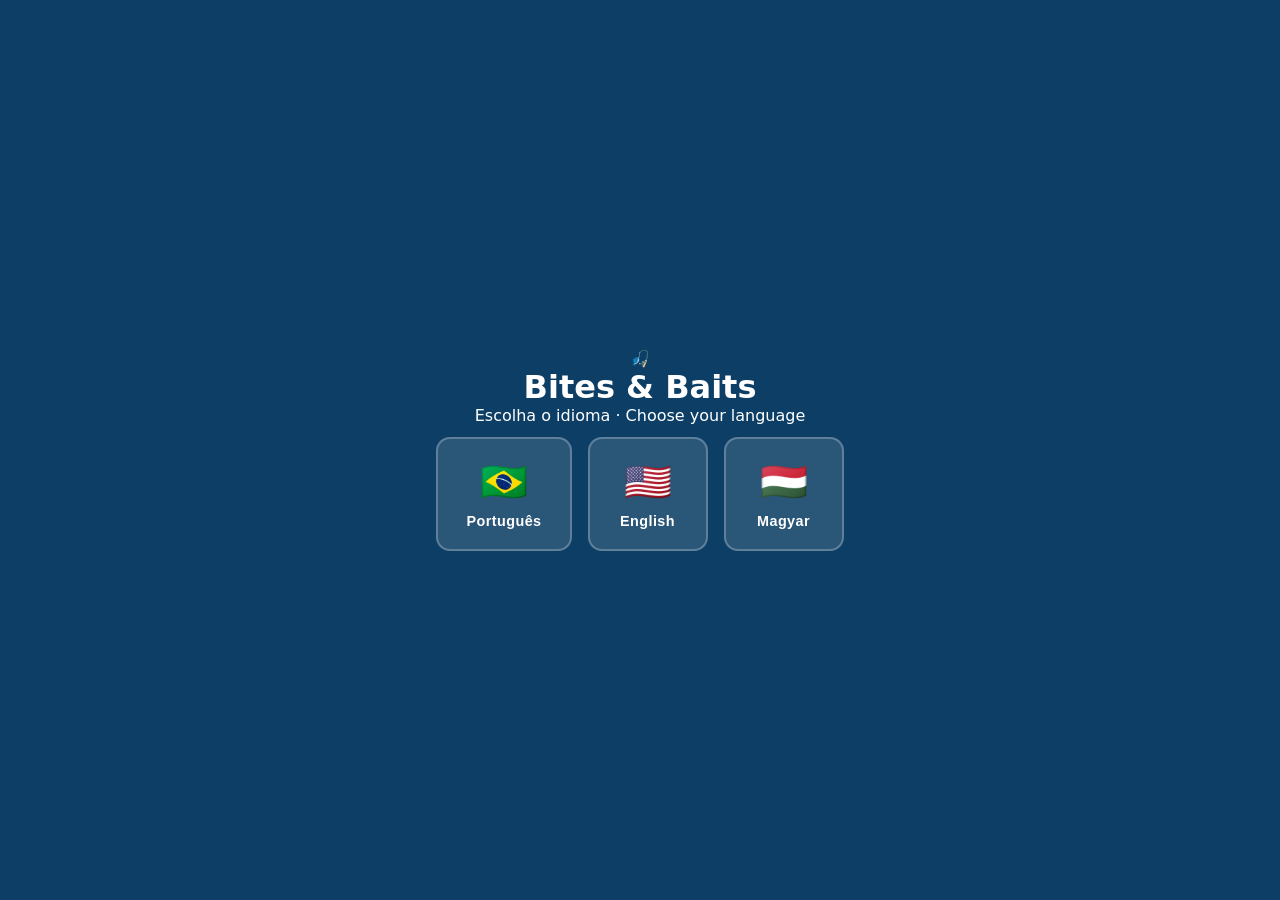
<file: index.html>
<!DOCTYPE html>
<html lang="pt-BR">
<head>
  <meta charset="UTF-8" />
  <meta name="viewport" content="width=device-width, initial-scale=1.0, user-scalable=no" />
  <title>Bites &amp; Baits</title>
  <link rel="stylesheet" href="style.css" />
</head>
<body>

  <!-- Sprites SVG inline (hidden) -->
  <svg xmlns="http://www.w3.org/2000/svg" style="display:none" aria-hidden="true">

    <!-- LAMBARI — pequeno, prateado-esverdeado -->
    <symbol id="fish-lambari" viewBox="0 0 64 32">
      <polygon points="0,10 10,16 0,22" fill="#90a4ae"/>
      <ellipse cx="34" cy="16" rx="20" ry="9" fill="#b0bec5"/>
      <ellipse cx="32" cy="19" rx="14" ry="5" fill="#eceff1"/>
      <path d="M14 16 Q34 13 54 16" stroke="#78909c" stroke-width="1" fill="none"/>
      <polygon points="18,7 28,14 38,7" fill="#78909c"/>
      <circle cx="48" cy="14" r="2.5" fill="white"/>
      <circle cx="49" cy="14" r="1.2" fill="#1a1a2e"/>
      <path d="M58 16 Q60 18 58 20" stroke="#607d8b" stroke-width="1" fill="none"/>
    </symbol>

    <!-- TILÁPIA — laranja listrada -->
    <symbol id="fish-tilapia" viewBox="0 0 72 36">
      <polygon points="0,6 14,18 0,30" fill="#ff7043"/>
      <line x1="7" y1="6" x2="7" y2="30" stroke="#bf360c" stroke-width="1"/>
      <ellipse cx="42" cy="18" rx="26" ry="14" fill="#ff8a65"/>
      <ellipse cx="40" cy="23" rx="18" ry="7" fill="#ffccbc"/>
      <line x1="28" y1="6" x2="26" y2="30" stroke="#e64a19" stroke-width="2" opacity="0.5"/>
      <line x1="38" y1="5" x2="36" y2="31" stroke="#e64a19" stroke-width="2" opacity="0.5"/>
      <line x1="48" y1="6" x2="47" y2="30" stroke="#e64a19" stroke-width="2" opacity="0.5"/>
      <polyline points="20,5 25,2 30,5 35,1 40,5 45,3 50,5" stroke="#bf360c" stroke-width="2" fill="none"/>
      <circle cx="60" cy="16" r="4" fill="white"/>
      <circle cx="61" cy="16" r="2" fill="#1a1a2e"/>
      <path d="M70 18 Q72 21 70 24" stroke="#bf360c" stroke-width="1.5" fill="none"/>
    </symbol>

    <!-- TRUTA — verde-azulada com pintas -->
    <symbol id="fish-truta" viewBox="0 0 80 34">
      <polygon points="0,4 16,17 0,30" fill="#26a69a"/>
      <ellipse cx="46" cy="17" rx="30" ry="13" fill="#4db6ac"/>
      <path d="M16 17 Q46 14 76 17" stroke="#00796b" stroke-width="1.5" fill="none" stroke-dasharray="4,3"/>
      <ellipse cx="44" cy="22" rx="22" ry="7" fill="#b2dfdb"/>
      <circle cx="28" cy="13" r="2" fill="#e53935" opacity="0.8"/>
      <circle cx="36" cy="10" r="1.5" fill="#212121" opacity="0.6"/>
      <circle cx="44" cy="13" r="2" fill="#e53935" opacity="0.8"/>
      <circle cx="52" cy="11" r="1.5" fill="#212121" opacity="0.6"/>
      <circle cx="60" cy="14" r="2" fill="#e53935" opacity="0.8"/>
      <polygon points="24,5 38,12 52,5" fill="#00796b"/>
      <ellipse cx="34" cy="22" rx="7" ry="3" fill="#80cbc4" transform="rotate(-15,34,22)"/>
      <circle cx="70" cy="15" r="4" fill="white"/>
      <circle cx="71" cy="15" r="2" fill="#1a1a2e"/>
      <circle cx="71.5" cy="14.5" r="0.6" fill="white"/>
    </symbol>

    <!-- DOURADO — peixe dourado brasileiro, corpo alongado e robusto -->
    <symbol id="fish-dourado" viewBox="0 0 88 40">
      <defs>
        <linearGradient id="grad-dourado" x1="0%" y1="0%" x2="100%" y2="100%">
          <stop offset="0%" stop-color="#ffe57f"/>
          <stop offset="50%" stop-color="#ffb300"/>
          <stop offset="100%" stop-color="#e65100"/>
        </linearGradient>
      </defs>
      <polygon points="0,4 18,20 0,36" fill="#ffb300"/>
      <polygon points="2,11 18,20 2,29" fill="#ffe082"/>
      <ellipse cx="50" cy="20" rx="34" ry="15" fill="url(#grad-dourado)"/>
      <ellipse cx="48" cy="27" rx="24" ry="7" fill="#fff8e1"/>
      <path d="M18 20 Q50 17 82 20" stroke="#e65100" stroke-width="1.5" fill="none"/>
      <polygon points="28,6 42,20 60,6" fill="#e65100"/>
      <path d="M26 16 Q32 10 38 16" stroke="#f57f17" stroke-width="1.2" fill="none"/>
      <path d="M38 14 Q44 8  50 14" stroke="#f57f17" stroke-width="1.2" fill="none"/>
      <path d="M50 13 Q56 7  62 13" stroke="#f57f17" stroke-width="1.2" fill="none"/>
      <circle cx="74" cy="17" r="5" fill="white"/>
      <circle cx="75" cy="17" r="3" fill="#1a1a2e"/>
      <circle cx="76" cy="16" r="1" fill="white"/>
      <path d="M82 19 Q88 23 82 27" stroke="#bf360c" stroke-width="2" fill="none"/>
    </symbol>

    <!-- PIRARUCU — boss épico, enorme, vermelho-escuro com escamas -->
    <symbol id="fish-pirarucu" viewBox="0 0 110 44">
      <defs>
        <linearGradient id="grad-pirarucu" x1="0%" y1="0%" x2="100%" y2="100%">
          <stop offset="0%" stop-color="#b71c1c"/>
          <stop offset="50%" stop-color="#c62828"/>
          <stop offset="100%" stop-color="#4e342e"/>
        </linearGradient>
      </defs>
      <ellipse cx="10" cy="22" rx="12" ry="18" fill="#b71c1c"/>
      <ellipse cx="10" cy="22" rx="8"  ry="13" fill="#e53935"/>
      <ellipse cx="62" cy="22" rx="48" ry="17" fill="url(#grad-pirarucu)"/>
      <ellipse cx="60" cy="30" rx="36" ry="8" fill="#d7ccc8"/>
      <path d="M30 16 Q38 8  46 16" stroke="#e53935" stroke-width="2" fill="none"/>
      <path d="M46 14 Q54 6  62 14" stroke="#e53935" stroke-width="2" fill="none"/>
      <path d="M62 13 Q70 5  78 13" stroke="#e53935" stroke-width="2" fill="none"/>
      <path d="M30 22 Q38 14 46 22" stroke="#b71c1c" stroke-width="1.5" fill="none" opacity="0.6"/>
      <path d="M46 20 Q54 12 62 20" stroke="#b71c1c" stroke-width="1.5" fill="none" opacity="0.6"/>
      <path d="M62 19 Q70 11 78 19" stroke="#b71c1c" stroke-width="1.5" fill="none" opacity="0.6"/>
      <path d="M22 22 Q62 18 100 22" stroke="#4e342e" stroke-width="1.5" fill="none"/>
      <path d="M28 15 Q50 8 72 13" stroke="#7f0000" stroke-width="3" fill="none" stroke-linecap="round"/>
      <ellipse cx="96" cy="22" rx="12" ry="10" fill="#c62828"/>
      <circle cx="103" cy="19" r="4" fill="#212121"/>
      <circle cx="104" cy="18" r="1.2" fill="white" opacity="0.7"/>
      <path d="M106 22 Q110 26 106 30" stroke="#7f0000" stroke-width="2.5" fill="none"/>
    </symbol>

  </svg>

  <!-- Região aria-live: leitor de tela anuncia mudanças de estado -->
  <div id="announcer" aria-live="assertive" aria-atomic="true" class="sr-only"></div>

  <div id="app">

    <!-- ── Tela de seleção de idioma ───────────────────────────────────── -->
    <div id="screen-lang" class="screen active">
      <div class="logo">🎣</div>
      <h1>Bites &amp; Baits</h1>
      <p class="subtitle" id="lang-subtitle">Escolha o idioma · Choose your language</p>

      <div class="lang-buttons">
        <button id="btn-lang-pt" class="btn-lang" lang="pt-BR" aria-label="Jogar em Português">
          🇧🇷<span>Português</span>
        </button>
        <button id="btn-lang-en" class="btn-lang" lang="en" aria-label="Play in English">
          🇺🇸<span>English</span>
        </button>
        <button id="btn-lang-hu" class="btn-lang" lang="hu" aria-label="Játssz magyarul">
          🇭🇺<span>Magyar</span>
        </button>
      </div>
    </div>

    <!-- ── Tela de menu ────────────────────────────────────────────────── -->
    <div id="screen-start" class="screen">
      <div class="logo">🎣</div>
      <h1>Bites &amp; Baits</h1>
      <p class="subtitle" data-i18n="subtitle"></p>

      <button id="btn-start"        class="btn-primary"   data-i18n="btn_start"></button>
      <button id="btn-instructions" class="btn-secondary" data-i18n="btn_instructions"></button>
      <button id="btn-change-lang"  class="btn-secondary" data-i18n="btn_change_lang"></button>
      <p class="hint" data-i18n="hint"></p>

      <footer class="menu-credits">
        <p><span data-i18n="credits_by"></span> <strong>Anderson Carvalho</strong> · <span data-i18n="credits_brand"></span></p>
        <p><a href="mailto:euconcego@gmail.com">euconcego@gmail.com</a></p>
        <p><span data-i18n="credits_hu_translation"></span> <strong>Dávid Bögyös</strong></p>
      </footer>
    </div>

    <!-- ── Tela de instruções ──────────────────────────────────────────── -->
    <div id="screen-instructions" class="screen">
      <h2 data-i18n="how_to_play"></h2>

      <div class="instr-section">
        <h3 data-i18n="instr_sensor_title"></h3>
        <ul>
          <li><strong data-i18n="instr_cast"></strong>: <span data-i18n="instr_cast_desc"></span></li>
          <li><strong data-i18n="instr_reel"></strong>: <span data-i18n="instr_reel_desc"></span></li>
          <li><strong data-i18n="instr_hook"></strong>: <span data-i18n="instr_hook_desc"></span></li>
        </ul>
      </div>

      <div class="instr-section">
        <h3 data-i18n="instr_kb_title"></h3>
        <ul>
          <li><strong data-i18n="instr_kb_cast"></strong>: <span data-i18n="instr_kb_cast_desc"></span></li>
          <li><strong data-i18n="instr_kb_reel"></strong>: <span data-i18n="instr_kb_reel_desc"></span></li>
          <li><strong data-i18n="instr_kb_hook"></strong>: <span data-i18n="instr_kb_hook_desc"></span></li>
        </ul>
      </div>

      <div class="instr-section">
        <h3 data-i18n="instr_a11y_title"></h3>
        <ul>
          <li data-i18n="instr_a11y_1"></li>
          <li data-i18n="instr_a11y_2"></li>
          <li data-i18n="instr_a11y_3"></li>
        </ul>
      </div>

      <button id="btn-back" class="btn-primary" data-i18n="btn_back"></button>
    </div>

    <!-- ── Tela de jogo ────────────────────────────────────────────────── -->
    <div id="screen-game" class="screen">

      <header class="game-header">
        <div class="score-box">
          <span class="score-label" data-i18n="hud_fish"></span>
          <span id="score" class="score-value">0</span>
        </div>
        <div class="score-box">
          <span class="score-label" data-i18n="hud_best"></span>
          <span id="best" class="score-value">0</span>
        </div>
      </header>

      <!-- Cena visual -->
      <div id="scene">
        <div id="sky"></div>
        <div id="water-surface"></div>
        <div id="water">
          <div id="fish-container" aria-hidden="true"></div>
          <div id="lure" aria-hidden="true"></div>
        </div>
        <div id="shore">
          <div id="fisher" aria-hidden="true">
            <div id="rod"></div>
            <div id="line"></div>
          </div>
        </div>
      </div>

      <!-- Painel de estado -->
      <div id="status-panel">
        <div id="state-label" role="status" aria-live="polite"></div>

        <!-- Barra de tensão -->
        <div id="tension-container" class="hidden" aria-hidden="true">
          <div class="tension-label" data-i18n="tension_label"></div>
          <div id="tension-bar-bg">
            <div id="tension-bar"></div>
            <div id="tension-marker"></div>
          </div>
        </div>

        <!-- Indicador de inclinação -->
        <div id="tilt-indicator" aria-hidden="true">
          <div id="tilt-arrow">↕</div>
          <div id="tilt-text"></div>
        </div>
      </div>

      <button id="btn-menu" class="btn-secondary" data-i18n="btn_menu"></button>
    </div>

    <!-- ── Tela de resultado ───────────────────────────────────────────── -->
    <div id="screen-result" class="screen">
      <div id="result-icon">
        <svg id="result-fish-svg" aria-hidden="true" width="140" height="70">
          <use id="result-fish-use" href="#fish-lambari"/>
        </svg>
      </div>
      <h2 id="result-title"></h2>
      <p id="result-desc"></p>
      <div class="result-stats">
        <div class="stat">
          <span class="stat-label" data-i18n="stat_today"></span>
          <span id="result-score" class="stat-value">0</span>
        </div>
        <div class="stat">
          <span class="stat-label" data-i18n="stat_best"></span>
          <span id="result-best" class="stat-value">0</span>
          <span class="stat-unit" data-i18n="stat_unit"></span>
        </div>
      </div>
      <button id="btn-continue" class="btn-primary"   data-i18n="btn_again"></button>
      <button id="btn-menu2"    class="btn-secondary" data-i18n="btn_menu"></button>
    </div>

  </div>

  <script src="i18n.js"></script>
  <script src="audio.js"></script>
  <script src="sensors.js"></script>
  <script src="game.js"></script>
</body>
</html>
</file>
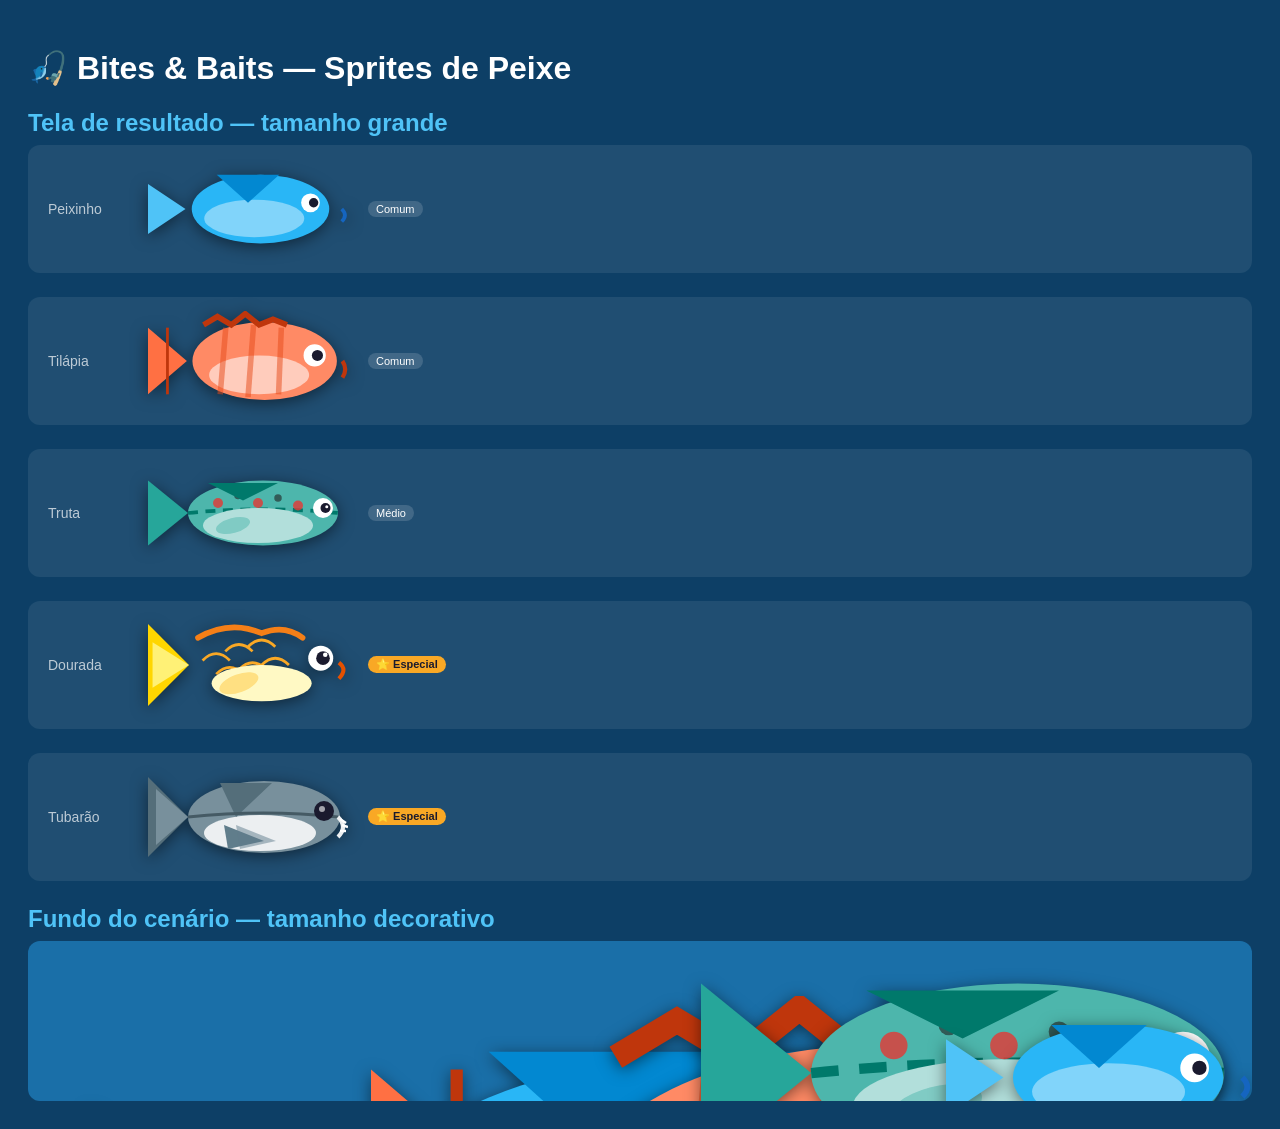
<file: debug-sprites.html>
<!DOCTYPE html>
<html lang="pt-BR">
<head>
  <meta charset="UTF-8"/>
  <title>Debug Sprites — Bites & Baits</title>
  <style>
    body { background: #0d3f66; color: white; font-family: sans-serif; padding: 20px; }
    h2   { color: #4fc3f7; margin: 20px 0 8px; }
    .row { display: flex; align-items: center; gap: 20px; margin-bottom: 24px; background: rgba(255,255,255,0.08); padding: 14px 20px; border-radius: 12px; }
    .label { font-size: 14px; opacity: 0.7; min-width: 80px; }
    svg  { filter: drop-shadow(0 3px 8px rgba(0,0,0,0.5)); }
    .big svg { width: 200px; height: 100px; }
    .small svg { width: 80px; height: 40px; }
    .tag { font-size: 11px; background: rgba(255,255,255,0.15); padding: 2px 8px; border-radius: 20px; }
    .special .tag { background: #f9a825; color: #1a1a2e; font-weight: bold; }
  </style>
</head>
<body>

<h1>🎣 Bites & Baits — Sprites de Peixe</h1>

<!-- SVG definitions inline -->
<svg xmlns="http://www.w3.org/2000/svg" style="display:none">

  <symbol id="fish-peixinho" viewBox="0 0 64 32">
    <polygon points="0,8 12,16 0,24" fill="#4fc3f7"/>
    <ellipse cx="36" cy="16" rx="22" ry="11" fill="#29b6f6"/>
    <ellipse cx="34" cy="19" rx="16" ry="6" fill="#81d4fa"/>
    <polygon points="22,5 32,14 42,5" fill="#0288d1"/>
    <circle cx="52" cy="14" r="3" fill="white"/>
    <circle cx="53" cy="14" r="1.5" fill="#1a1a2e"/>
    <path d="M62 16 Q64 18 62 20" stroke="#1565c0" stroke-width="1.2" fill="none"/>
  </symbol>

  <symbol id="fish-tilapia" viewBox="0 0 72 36">
    <polygon points="0,6 14,18 0,30" fill="#ff7043"/>
    <line x1="7" y1="6" x2="7" y2="30" stroke="#bf360c" stroke-width="1"/>
    <ellipse cx="42" cy="18" rx="26" ry="14" fill="#ff8a65"/>
    <ellipse cx="40" cy="23" rx="18" ry="7" fill="#ffccbc"/>
    <line x1="28" y1="6" x2="26" y2="30" stroke="#e64a19" stroke-width="2" opacity="0.5"/>
    <line x1="38" y1="5" x2="36" y2="31" stroke="#e64a19" stroke-width="2" opacity="0.5"/>
    <line x1="48" y1="6" x2="47" y2="30" stroke="#e64a19" stroke-width="2" opacity="0.5"/>
    <polyline points="20,5 25,2 30,5 35,1 40,5 45,3 50,5" stroke="#bf360c" stroke-width="2" fill="none"/>
    <circle cx="60" cy="16" r="4" fill="white"/>
    <circle cx="61" cy="16" r="2" fill="#1a1a2e"/>
    <path d="M70 18 Q72 21 70 24" stroke="#bf360c" stroke-width="1.5" fill="none"/>
  </symbol>

  <symbol id="fish-truta" viewBox="0 0 80 34">
    <polygon points="0,4 16,17 0,30" fill="#26a69a"/>
    <ellipse cx="46" cy="17" rx="30" ry="13" fill="#4db6ac"/>
    <path d="M16 17 Q46 14 76 17" stroke="#00796b" stroke-width="1.5" fill="none" stroke-dasharray="4,3"/>
    <ellipse cx="44" cy="22" rx="22" ry="7" fill="#b2dfdb"/>
    <circle cx="28" cy="13" r="2" fill="#e53935" opacity="0.8"/>
    <circle cx="36" cy="10" r="1.5" fill="#212121" opacity="0.6"/>
    <circle cx="44" cy="13" r="2" fill="#e53935" opacity="0.8"/>
    <circle cx="52" cy="11" r="1.5" fill="#212121" opacity="0.6"/>
    <circle cx="60" cy="14" r="2" fill="#e53935" opacity="0.8"/>
    <polygon points="24,5 38,12 52,5" fill="#00796b"/>
    <ellipse cx="34" cy="22" rx="7" ry="3" fill="#80cbc4" transform="rotate(-15,34,22)"/>
    <circle cx="70" cy="15" r="4" fill="white"/>
    <circle cx="71" cy="15" r="2" fill="#1a1a2e"/>
    <circle cx="71.5" cy="14.5" r="0.6" fill="white"/>
  </symbol>

  <symbol id="fish-dourada" viewBox="0 0 88 40">
    <defs>
      <radialGradient id="grad-dourada" cx="50%" cy="40%" r="60%">
        <stop offset="0%" stop-color="#fff176"/>
        <stop offset="60%" stop-color="#ffd600"/>
        <stop offset="100%" stop-color="#f57f17"/>
      </radialGradient>
    </defs>
    <polygon points="0,2 18,20 0,38" fill="#ffd600"/>
    <polygon points="2,10 18,20 2,30" fill="#fff176"/>
    <ellipse cx="52" cy="20" rx="32" ry="17" fill="url(#grad-dourada)"/>
    <path d="M24 18 Q30 12 36 18" stroke="#f9a825" stroke-width="1.2" fill="none"/>
    <path d="M34 14 Q40 8 46 14" stroke="#f9a825" stroke-width="1.2" fill="none"/>
    <path d="M44 12 Q50 6 56 12" stroke="#f9a825" stroke-width="1.2" fill="none"/>
    <path d="M30 24 Q36 18 42 24" stroke="#f9a825" stroke-width="1.2" fill="none"/>
    <path d="M40 22 Q46 16 52 22" stroke="#f9a825" stroke-width="1.2" fill="none"/>
    <path d="M50 20 Q56 14 62 20" stroke="#f9a825" stroke-width="1.2" fill="none"/>
    <ellipse cx="50" cy="28" rx="22" ry="8" fill="#fff9c4"/>
    <path d="M22 8 Q36 0 50 6 Q60 2 68 8" stroke="#f57f17" stroke-width="2.5" fill="none" stroke-linecap="round"/>
    <ellipse cx="40" cy="28" rx="9" ry="4" fill="#ffe082" transform="rotate(-20,40,28)"/>
    <circle cx="76" cy="17" r="5.5" fill="white"/>
    <circle cx="77" cy="17" r="3" fill="#1a1a2e"/>
    <circle cx="78" cy="15.5" r="1" fill="white"/>
    <path d="M84 19 Q88 22 84 26" stroke="#e65100" stroke-width="1.8" fill="none"/>
  </symbol>

  <symbol id="fish-tubarao" viewBox="0 0 100 44">
    <polygon points="0,2 20,22 0,42" fill="#546e7a"/>
    <polygon points="4,8 20,22 4,36" fill="#78909c"/>
    <ellipse cx="58" cy="22" rx="38" ry="18" fill="#78909c"/>
    <ellipse cx="56" cy="30" rx="28" ry="9" fill="#eceff1"/>
    <polygon points="36,5 44,22 62,5" fill="#546e7a"/>
    <polygon points="38,26 58,34 40,38" fill="#607d8b"/>
    <polygon points="44,26 64,34 46,38" fill="#607d8b" opacity="0.5"/>
    <path d="M20 22 Q58 18 95 22" stroke="#455a64" stroke-width="1.5" fill="none"/>
    <circle cx="88" cy="19" r="5" fill="#1a1a2e"/>
    <circle cx="87" cy="18" r="1.5" fill="white" opacity="0.6"/>
    <path d="M95 22 Q100 27 95 32" stroke="#eceff1" stroke-width="2" fill="none"/>
    <line x1="96" y1="23" x2="99" y2="25" stroke="white" stroke-width="1.2"/>
    <line x1="97" y1="26" x2="100" y2="27" stroke="white" stroke-width="1.2"/>
    <line x1="96" y1="29" x2="99" y2="29" stroke="white" stroke-width="1.2"/>
  </symbol>

</svg>

<!-- Peixes grandes (tela de resultado) -->
<h2>Tela de resultado — tamanho grande</h2>

<div class="row big">
  <div class="label">Peixinho</div>
  <svg viewBox="0 0 64 32"><use href="#fish-peixinho"/></svg>
  <span class="tag">Comum</span>
</div>
<div class="row big">
  <div class="label">Tilápia</div>
  <svg viewBox="0 0 72 36"><use href="#fish-tilapia"/></svg>
  <span class="tag">Comum</span>
</div>
<div class="row big">
  <div class="label">Truta</div>
  <svg viewBox="0 0 80 34"><use href="#fish-truta"/></svg>
  <span class="tag">Médio</span>
</div>
<div class="row big special">
  <div class="label">Dourada</div>
  <svg viewBox="0 0 88 40"><use href="#fish-dourada"/></svg>
  <span class="tag">⭐ Especial</span>
</div>
<div class="row big special">
  <div class="label">Tubarão</div>
  <svg viewBox="0 0 100 44"><use href="#fish-tubarao"/></svg>
  <span class="tag">⭐ Especial</span>
</div>

<!-- Peixes pequenos (fundo do cenário) -->
<h2>Fundo do cenário — tamanho decorativo</h2>
<div style="background:#1a6fa8; padding:20px; border-radius:12px; position:relative; height:120px; overflow:hidden;">
  <svg class="small" style="position:absolute;top:20px;left:5%" viewBox="0 0 64 32"><use href="#fish-peixinho"/></svg>
  <svg class="small" style="position:absolute;top:55px;left:28%" viewBox="0 0 72 36"><use href="#fish-tilapia"/></svg>
  <svg class="small" style="position:absolute;top:15px;left:55%" viewBox="0 0 80 34"><use href="#fish-truta"/></svg>
  <svg class="small" style="position:absolute;top:60px;left:75%" viewBox="0 0 64 32"><use href="#fish-peixinho"/></svg>
</div>

</body>
</html>
</file>
<file: style.css>
/* ===== RESET & BASE ===== */
*, *::before, *::after { box-sizing: border-box; margin: 0; padding: 0; }

:root {
  --sky-top:    #87CEEB;
  --sky-bot:    #B0E2FF;
  --water-top:  #1a6fa8;
  --water-bot:  #0d3f66;
  --shore:      #8B6914;
  --shore-dark: #5C4500;
  --green:      #4CAF50;
  --red:        #e53935;
  --yellow:     #FFC107;
  --white:      #ffffff;
  --text-dark:  #1a1a2e;
  --panel-bg:   rgba(0,0,0,0.55);
  --radius:     14px;
}

html, body {
  height: 100%;
  overflow: hidden;
  font-family: 'Segoe UI', system-ui, sans-serif;
  background: #0d3f66;
  color: var(--white);
  touch-action: none;
  user-select: none;
}

/* ===== ACESSIBILIDADE ===== */
.sr-only {
  position: absolute;
  width: 1px; height: 1px;
  padding: 0; margin: -1px;
  overflow: hidden;
  clip: rect(0,0,0,0);
  white-space: nowrap;
  border: 0;
}

/* ===== APP CONTAINER ===== */
#app {
  width: 100%;
  height: 100%;
  position: relative;
}

/* ===== SCREENS ===== */
.screen {
  display: none;
  flex-direction: column;
  align-items: center;
  justify-content: center;
  width: 100%;
  height: 100%;
  position: absolute;
  inset: 0;
  padding: 24px;
}
.screen.active { display: flex; }

/* ===== START SCREEN ===== */
#screen-start {
  background: linear-gradient(180deg, var(--sky-top) 0%, var(--water-top) 60%, var(--water-bot) 100%);
  gap: 16px;
}

/* Aviso de TalkBack */
.notice-box {
  background: rgba(0,0,0,0.5);
  border: 2px solid var(--yellow);
  border-radius: var(--radius);
  padding: 14px 18px;
  max-width: 340px;
  text-align: center;
  display: flex;
  flex-direction: column;
  gap: 8px;
}
.notice-title {
  font-size: 1rem;
  font-weight: 700;
  color: var(--yellow);
}
.notice-box p {
  font-size: 0.9rem;
  line-height: 1.5;
  color: var(--white);
}
#screen-start .logo {
  font-size: 72px;
  filter: drop-shadow(0 4px 8px rgba(0,0,0,0.4));
}
#screen-start h1 {
  font-size: 2.2rem;
  font-weight: 800;
  letter-spacing: 1px;
  text-shadow: 0 2px 8px rgba(0,0,0,0.5);
}
#screen-start .subtitle {
  font-size: 1rem;
  opacity: 0.85;
}
#screen-start .hint {
  font-size: 0.85rem;
  opacity: 0.65;
  margin-top: 8px;
}

/* ===== BUTTONS ===== */
.btn-primary {
  background: var(--green);
  color: var(--white);
  border: none;
  border-radius: var(--radius);
  padding: 16px 40px;
  font-size: 1.1rem;
  font-weight: 700;
  cursor: pointer;
  box-shadow: 0 4px 16px rgba(0,0,0,0.3);
  transition: transform 0.1s, box-shadow 0.1s;
  min-width: 200px;
}
.btn-primary:active { transform: scale(0.96); box-shadow: none; }

.btn-secondary {
  background: rgba(255,255,255,0.15);
  color: var(--white);
  border: 1px solid rgba(255,255,255,0.3);
  border-radius: var(--radius);
  padding: 10px 24px;
  font-size: 0.95rem;
  cursor: pointer;
  transition: background 0.15s;
}
.btn-secondary:hover { background: rgba(255,255,255,0.25); }

/* ===== GAME SCREEN ===== */
#screen-game {
  background: linear-gradient(180deg, var(--sky-top) 0%, var(--sky-bot) 30%);
  padding: 0;
  justify-content: flex-start;
}

.game-header {
  width: 100%;
  display: flex;
  justify-content: space-between;
  padding: 12px 20px;
  background: rgba(0,0,0,0.3);
  backdrop-filter: blur(4px);
  z-index: 10;
}
.score-box { text-align: center; }
.score-label { display: block; font-size: 0.7rem; opacity: 0.7; text-transform: uppercase; letter-spacing: 1px; }
.score-value { font-size: 1.6rem; font-weight: 800; }

/* ===== CENA ===== */
#scene {
  width: 100%;
  flex: 1;
  position: relative;
  overflow: hidden;
}

#sky {
  position: absolute;
  top: 0; left: 0; right: 0;
  height: 35%;
  background: linear-gradient(180deg, #87CEEB, #B0E2FF);
}

/* Nuvens decorativas via pseudo */
#sky::before, #sky::after {
  content: '';
  position: absolute;
  background: rgba(255,255,255,0.7);
  border-radius: 50px;
}
#sky::before { width: 80px; height: 28px; top: 20%; left: 15%; box-shadow: 30px -8px 0 20px rgba(255,255,255,0.7); }
#sky::after  { width: 60px; height: 20px; top: 35%; right: 20%; box-shadow: 20px -6px 0 14px rgba(255,255,255,0.7); }

#water-surface {
  position: absolute;
  top: 35%;
  left: 0; right: 0;
  height: 6px;
  background: rgba(255,255,255,0.5);
  border-radius: 3px;
  z-index: 2;
}

#water {
  position: absolute;
  top: calc(35% + 6px);
  left: 0; right: 0; bottom: 15%;
  background: linear-gradient(180deg, var(--water-top), var(--water-bot));
  overflow: hidden;
}

/* Ondas via pseudo */
#water::before {
  content: '';
  position: absolute;
  top: 0; left: -50%;
  width: 200%;
  height: 20px;
  background: rgba(255,255,255,0.08);
  border-radius: 50%;
  animation: wave 3s ease-in-out infinite;
}
@keyframes wave {
  0%, 100% { transform: translateX(0) scaleY(1); }
  50%       { transform: translateX(5%) scaleY(1.3); }
}

#shore {
  position: absolute;
  bottom: 0; left: 0; right: 0;
  height: 15%;
  background: linear-gradient(180deg, var(--shore), var(--shore-dark));
  display: flex;
  align-items: flex-start;
  justify-content: center;
}

/* ===== PESCADOR ===== */
#fisher {
  position: relative;
  width: 60px;
  height: 80px;
  margin-top: -50px;
}

/* Corpo simples com CSS */
#fisher::before {
  content: '🧍';
  font-size: 48px;
  position: absolute;
  bottom: 0;
  left: 50%;
  transform: translateX(-50%);
}

#rod {
  position: absolute;
  width: 4px;
  height: 70px;
  background: linear-gradient(180deg, #8B4513, #5C2E00);
  border-radius: 2px;
  top: -60px;
  left: 50%;
  transform-origin: bottom center;
  transform: translateX(-50%) rotate(-30deg);
  transition: transform 0.4s ease;
}

#line {
  position: absolute;
  width: 1px;
  background: rgba(255,255,255,0.6);
  top: -60px;
  left: calc(50% + 20px);
  height: 0;
  transform-origin: top center;
  transition: height 0.5s ease;
}

/* Isca */
#lure {
  width: 12px;
  height: 12px;
  background: radial-gradient(circle, #FF4500, #CC2200);
  border-radius: 50%;
  position: absolute;
  display: none;
  box-shadow: 0 0 6px rgba(255,69,0,0.8);
  transition: top 0.5s ease, left 0.3s ease;
}

/* Peixes decorativos de fundo */
.fish {
  position: absolute;
  transition: left 2s linear;
  animation: fish-swim 2.5s ease-in-out infinite alternate;
  filter: drop-shadow(0 2px 4px rgba(0,0,0,0.4));
}
@keyframes fish-swim {
  0%   { transform: translateY(0) scaleX(1); }
  100% { transform: translateY(-8px) scaleX(1); }
}

/* Ícone de peixe na tela de resultado */
#result-icon {
  display: flex;
  justify-content: center;
  align-items: center;
  min-height: 90px;
}
#result-fish-svg {
  filter: drop-shadow(0 4px 12px rgba(0,0,0,0.5));
}

/* ===== STATUS PANEL ===== */
#status-panel {
  width: 100%;
  padding: 12px 20px;
  background: var(--panel-bg);
  backdrop-filter: blur(6px);
  display: flex;
  flex-direction: column;
  align-items: center;
  gap: 10px;
  min-height: 110px;
}

#state-label {
  font-size: 1.1rem;
  font-weight: 700;
  text-align: center;
  letter-spacing: 0.5px;
}

/* Barra de tensão */
#tension-container { width: 100%; }
.tension-label { font-size: 0.75rem; opacity: 0.8; margin-bottom: 4px; text-align: center; }
#tension-bar-bg {
  width: 100%;
  height: 18px;
  background: rgba(255,255,255,0.15);
  border-radius: 9px;
  overflow: hidden;
  position: relative;
}
#tension-bar {
  height: 100%;
  width: 0%;
  border-radius: 9px;
  transition: width 0.1s linear, background 0.3s;
  background: var(--green);
}
#tension-marker {
  position: absolute;
  top: 0; bottom: 0;
  left: 75%;
  width: 2px;
  background: rgba(255,255,255,0.6);
}

/* Indicador de inclinação */
#tilt-indicator { display: flex; align-items: center; gap: 8px; }
#tilt-arrow { font-size: 1.4rem; transition: transform 0.2s; }
#tilt-text { font-size: 0.85rem; opacity: 0.8; }

/* Estados da barra de tensão */
.tension-low    { background: var(--green) !important; }
.tension-medium { background: var(--yellow) !important; }
.tension-high   { background: #FF7043 !important; }
.tension-danger { background: var(--red) !important; }

/* Animação de shake */
@keyframes shake-hint {
  0%, 100% { transform: translateX(0); }
  25%       { transform: translateX(-6px); }
  75%       { transform: translateX(6px); }
}
.shake-hint { animation: shake-hint 0.4s ease infinite; }

/* Pulso na tela quando peixe morde */
@keyframes bite-pulse {
  0%   { box-shadow: inset 0 0 0px 0px rgba(255,193,7,0); }
  50%  { box-shadow: inset 0 0 40px 20px rgba(255,193,7,0.4); }
  100% { box-shadow: inset 0 0 0px 0px rgba(255,193,7,0); }
}
.bite-pulse { animation: bite-pulse 0.5s ease 3; }

/* ===== RESULT SCREEN ===== */
#screen-result {
  background: linear-gradient(180deg, #1a3a5c, #0d2140);
  gap: 20px;
  text-align: center;
}
/* result-icon agora é controlado pelo bloco acima */
#result-title { font-size: 1.8rem; font-weight: 800; }
#result-desc { font-size: 0.95rem; opacity: 0.8; max-width: 280px; }

.result-stats {
  display: flex;
  gap: 32px;
  background: rgba(255,255,255,0.1);
  border-radius: var(--radius);
  padding: 16px 32px;
}
.stat { text-align: center; }
.stat-label { display: block; font-size: 0.75rem; opacity: 0.7; margin-bottom: 4px; }
.stat-value { font-size: 2rem; font-weight: 800; }
.stat-unit  { display: block; font-size: 0.7rem; opacity: 0.6; margin-top: 2px; }

/* Botão menu inline no jogo */
#btn-menu {
  position: absolute;
  bottom: 130px;
  right: 16px;
  z-index: 20;
}

/* Utilitários */
.hidden { display: none !important; }

/* ── Tela de instruções ─────────────────────────────────────────────────── */
#screen-instructions {
  padding: 24px 20px;
  overflow-y: auto;
  justify-content: flex-start;
  gap: 16px;
}
#screen-instructions h2 {
  font-size: 1.6rem;
  font-weight: 800;
  margin-bottom: 4px;
}
.instr-section {
  width: 100%;
  background: rgba(255,255,255,0.08);
  border-radius: var(--radius);
  padding: 14px 18px;
}
.instr-section h3 {
  font-size: 1rem;
  font-weight: 700;
  margin: 0 0 10px;
  color: #4fc3f7;
}
.instr-section ul {
  margin: 0;
  padding-left: 18px;
  display: flex;
  flex-direction: column;
  gap: 6px;
}
.instr-section li {
  font-size: 0.9rem;
  line-height: 1.4;
  opacity: 0.9;
}

/* ── Créditos no menu ───────────────────────────────────────────────────── */
.menu-credits {
  margin-top: auto;
  padding-top: 16px;
  text-align: center;
  font-size: 0.75rem;
  opacity: 0.5;
  line-height: 1.6;
}
.menu-credits a {
  color: inherit;
  text-decoration: underline;
  text-underline-offset: 3px;
}
.menu-credits a:hover { opacity: 0.8; }

/* ── Tela de opções ─────────────────────────────────────────────────────── */
.options-section {
  width: 100%;
  background: rgba(255,255,255,0.08);
  border-radius: var(--radius);
  padding: 14px 18px;
  margin-bottom: 12px;
}
.options-section h3 {
  font-size: 1rem;
  font-weight: 700;
  margin: 0 0 4px;
  color: #4fc3f7;
}

/* ── Tela de seleção de idioma ──────────────────────────────────────────── */
.lang-buttons {
  display: flex;
  gap: 16px;
  margin-top: 12px;
}
.btn-lang {
  display: flex;
  flex-direction: column;
  align-items: center;
  gap: 8px;
  background: rgba(255,255,255,0.12);
  border: 2px solid rgba(255,255,255,0.25);
  border-radius: var(--radius);
  color: white;
  font-size: 2.4rem;
  padding: 20px 28px;
  cursor: pointer;
  transition: background 0.2s, border-color 0.2s, transform 0.15s;
  min-width: 120px;
}
.btn-lang span {
  font-size: 0.9rem;
  font-weight: 700;
  letter-spacing: 0.03em;
}
.btn-lang:hover,
.btn-lang:focus {
  background: rgba(255,255,255,0.22);
  border-color: rgba(255,255,255,0.6);
  transform: translateY(-2px);
  outline: none;
}
.btn-lang:active { transform: translateY(0); }
</file>
